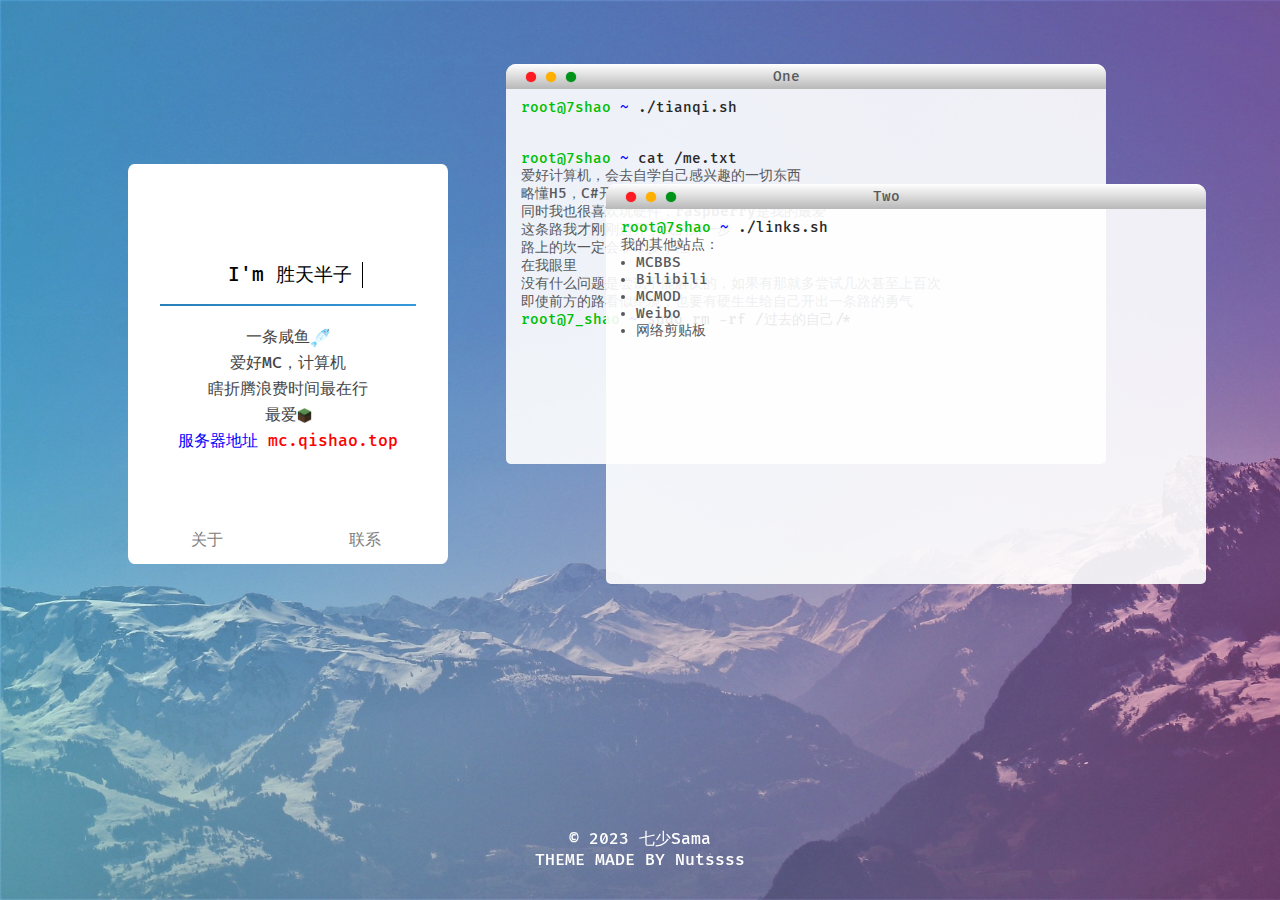
<file: index.html>
<!DOCTYPE html>
<!--本站源码调用Nutssss  https://blog.nutssss.cn/-->
<html lang="en">

<head>
    <meta charset="UTF-8">
    <meta name="viewport"
        content="width=device-width,initial-scale=1.0,maximum-scale=1.0,minimum-scale=1.0,user-scalable=no">

    <title>鲜衣怒马少年郎，谁人不识理塘王</title>
	<meta name="description" content="我是一名大学生生，喜欢计算机的咸鱼一条，经常抽出空余时间学习各种语言编程以及知识，虽然懂得不多，但是这是我最喜欢的爱好吧。同时也喜欢各种游戏，MC我的爱好！沉浸在这个完美的方块世界，起码能暂时忘掉这充满回忆该死的现实.">
    <meta name="keywords" content="胜天半子,七少,七少SAMA,qishao,MC,mc">
    <link rel="stylesheet" type="text/css" href="./css/FiraCode.css">
    <link rel="stylesheet" type="text/css" href="./css/nutssss.css">
    <link rel="icon" href="./logo.ico">
</head>

<body>
    <div id="box">
        <!-- 个人资料卡片 -->
        <div class="meBox">
            <!-- 头像 -->
            <div class="headPhoto"></div>
            <!-- 介绍 -->
            <div class="meBox-title">
                <p>I'm 胜天半子</p>
                <div class="fg"></div>
            </div>
            <div class="meBox-text">
                <p>一条咸鱼<img src="./img/fish.png" alt="咸鱼" style="width: 20px; vertical-align: middle;"></p>
                <p>爱好MC，计算机</p>
                <p>瞎折腾浪费时间最在行</p>
                <p>最爱<img src="./img/005.png" alt="MC" style="width: 15px; vertical-align: middle;"></p>
                <p><span style="color: blue;">服务器地址</span>
                    <span style="color: red;"> mc.qishao.top</span>
                    </p>
            </div>
            <!-- 两个按钮 -->
            <div class="meBox-Button">
                <a href="./index.html">关于</a>
                <a href="http://wpa.qq.com/msgrd?v=3&uin=1226666897&site=qq&menu=yes">联系</a>
            </div>
        </div>

        <!-- 伪终端介绍 -->
        <div id="cmdBox">
            <!-- 第一个终端 -->
            <div class="cmd">
                <!-- 三个按钮 -->
                <div class="click">
                    <div class="red"></div>
                    <div class="yellow"></div>
                    <div class="green"></div>
                </div>
                <!-- 顶部标题 -->
                <div class="title">
                    <span>One</span>
                </div>
                <!-- 终端内文字 -->
                <div class="cmdText">
                    <span style="color: rgb(0, 190, 0);">root@7shao  </span>
                    <span style="color: blue;">~</span>
                    <span style="color: rgb(39, 39, 39);">./tianqi.sh</span>
                    <br />
			<iframe width="300" height="30" frameborder="0" scrolling="no" hspace="0" src="https://i.tianqi.com/?c=code&a=getcode&id=34&icon=1"></iframe>
                    <br />
                    <span style="color: rgb(0, 190, 0);">root@7shao</span>
                    <span style="color: blue;">~</span>
                    <span style="color: rgb(39, 39, 39);">cat /me.txt</span>
                    <p>爱好计算机，会去自学自己感兴趣的一切东西</p>
                    <p>略懂H5，C#开发；爱好折腾去解决一切问题</p>
                    <p>同时我也很喜欢玩硬件，raspberry是我的最爱</p>
                    <p>这条路我才刚刚迈开了我的第一步</p>
                    <p>路上的坎一定会非常多，但</p>
                    <p>在我眼里</p>
                    <p>没有什么问题是尝试不能解决的，如果有那就多尝试几次甚至上百次</p>
                    <p>即使前方的路看似绝境，也要有硬生生给自己开出一条路的勇气</p>
                    <span style="color: rgb(0, 190, 0);">root@7_shao</span>
                    <span style="color: blue;">~</span>
                    <span style="color: rgb(39, 39, 39);">sudo rm -rf /过去的自己/*</span>
                </div>
            </div>
            <!-- 第二个终端 -->
            <div class="cmd cmd2">
                <!-- 三个按钮 -->
                <div class="click">
                    <div class="red"></div>
                    <div class="yellow"></div>
                    <div class="green"></div>
                </div>
                <!-- 顶部标题 -->
                <div class="title">
                    <span>Two</span>
                </div>
                <!-- 终端内文字 -->
                <div class="cmdText">
                    <span style="color: rgb(0, 190, 0);">root@7shao</span>
                    <span style="color: blue;">~</span>
                    <span style="color: rgb(39, 39, 39);">./links.sh</span>
                    <p>我的其他站点：</p>
                    <ul class="ul">
                        <li><a href="https://www.mcbbs.net/?1962665" target="_blank">MCBBS</a></li>
                        <li><a href="https://space.bilibili.com/365243463" target="_blank">Bilibili</a></li>
                        <li><a href="https://www.mcmod.cn/center/88238/" target="_blank">MCMOD</a></li>
                        <li><a href="https://weibo.com/u/6603367709" target="_blank">Weibo</a></li>
                        <li><a href="https://netcut.cn/dingzhen520">网络剪贴板</a></li>
                    </ul>
                </div>
            </div>
        </div>
    </div>

    <!-- 页脚 -->
    <div id="footer">
        <p>© 2023 <a href="https://www.qishao.asia" target="_blank">七少Sama</a> </p>
        <p>THEME MADE BY <a href="https://blog.nutssss.cn/" target="_blank">Nutssss</a></p>
    </div>
</body>

</html>
</file>
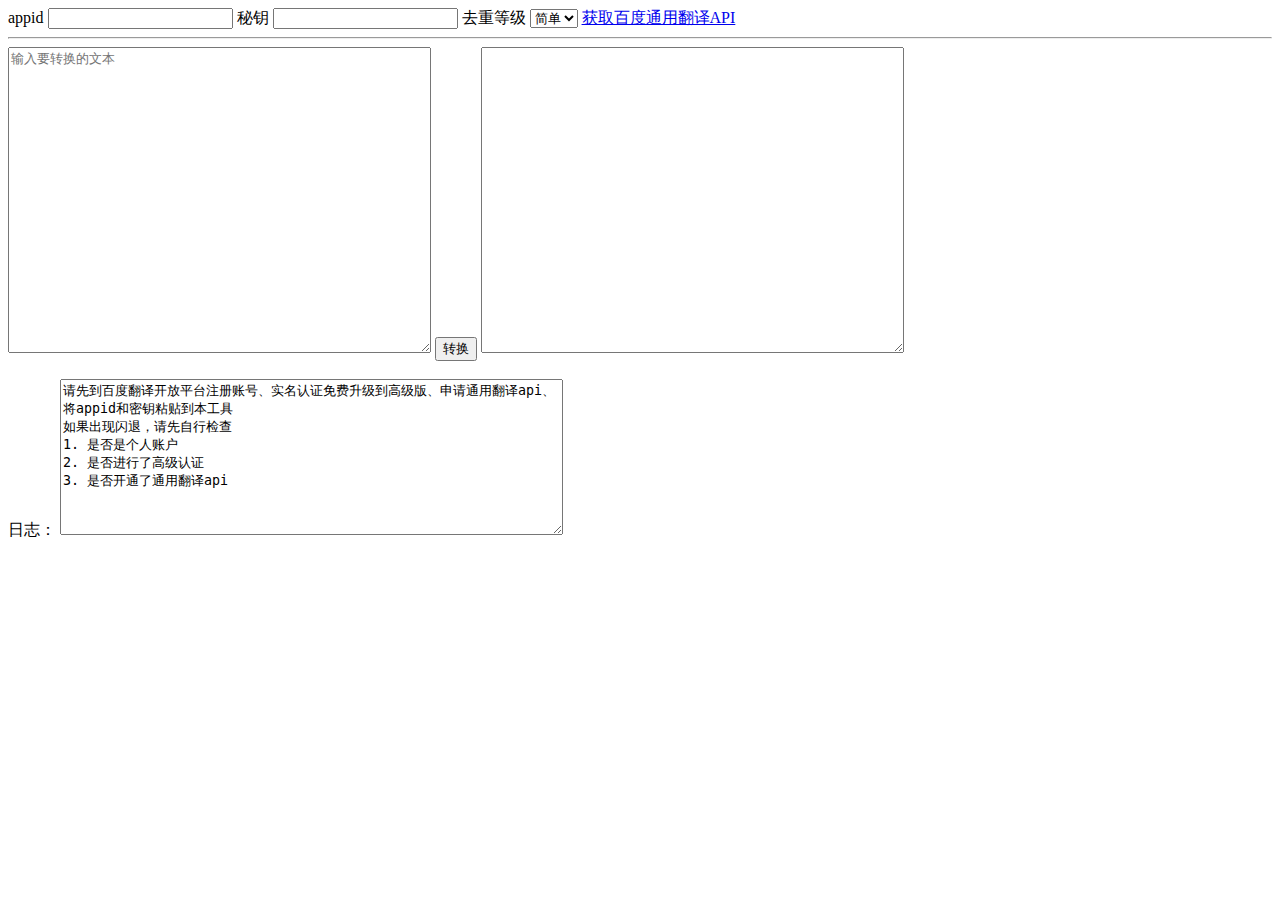
<file: fanyi/index.html>
<!DOCTYPE html>
<html lang="en">
  <head>
    <meta charset="UTF-8" />
    <meta http-equiv="X-UA-Compatible" content="IE=edge" />
    <meta name="viewport" content="width=device-width, initial-scale=1.0" />
    <meta http-equiv="Access-Control-Allow-Origin" content="*" />
    <title>Document</title>
  </head>
  <body>
    <div>
      <label for="appid">appid</label>
      <input type="text" class="appid" id="appid" />

      <label for="key">秘钥</label>
      <input type="text" class="key" id="key" />

      <label for="level">去重等级</label>
      <select name="level" id="" class="level">
        <option value="simple">简单</option>
        <option value="middle">中等</option>
        <option value="high">高级</option>
      </select>

      <a
        target="_blank"
        href="https://api.fanyi.baidu.com/api/trans/product/apichoose"
        >获取百度通用翻译API</a
      >
    </div>
    <hr />
    <div>
      <textarea
        name=""
        class="fromText"
        cols="50"
        rows="20"
        placeholder="输入要转换的文本"
      ></textarea>
      <button class="switchBtn">转换</button>
      <textarea name="" class="toText" cols="50" rows="20"></textarea>
    </div>

    <br />
    日志：
    <textarea name="" class="log" cols="60" rows="10">
请先到百度翻译开放平台注册账号、实名认证免费升级到高级版、申请通用翻译api、将appid和密钥粘贴到本工具
如果出现闪退，请先自行检查
1. 是否是个人账户
2. 是否进行了高级认证
3. 是否开通了通用翻译api

    </textarea>

    <script src="https://cdn.bootcdn.net/ajax/libs/jquery/3.6.0/jquery.js"></script>
    <script src="https://cdn.bootcdn.net/ajax/libs/blueimp-md5/2.18.0/js/md5.js"></script>
    <script>
      var fromTextEle = $(".fromText"),
        toTextELe = $(".toText"),
        switchBtnEle = $(".switchBtn"),
        appid = "20210323000739360", // 设置默认appid
        key = "82GT5f3GpFEjNsNBPF1c"; // 设置默认key

      // 关于appid和key信息，强烈建议同学们自行免费申请，避免卡顿
      // 申请地址: https://api.fanyi.baidu.com/api/trans/product/apichoose

      /*
      初级	中->英->德->中
      中级	中->英->德->日->葡萄牙->中
      高级	中->英->德->日->葡萄牙->意大利->波兰->保加利亚->爱沙尼亚->中
      */
      var transList = {
        simple: ["zh en", "en de", "de zh"],
        middle: ["zh en", "en de", "de jp", "jp pt", "pt zh"],
        high: [
          "zh en",
          "en de",
          "de jp",
          "jp pt",
          "pt it",
          "it pl",
          "pl bul",
          "bul est",
          "est zh",
        ],
      };

      var mode = "simple";

      // 生成API参数
      function genParams(q, from, to) {
        var url = "https://fanyi-api.baidu.com/api/trans/vip/translate";
        var data = {
          q: q,
          from: from,
          to: to,
          appid: appid,
          salt: "",
          sign: "",
        };

        data.salt = Math.floor(Math.random() * 10000000000);
        data.sign = md5(appid + q + data.salt + key);

        return { url, data };
      }

      // 翻译
      function translate(q, from, to) {
        var params = genParams(q, from, to);

        return new Promise((resolve, reject) => {
          $.ajax({
            type: "POST",
            url: params.url,
            data: params.data,
            dataType: "jsonp",
            headers: {
              "Content-Type": "application/x-www-form-urlencoded",
            },
            success: (res) => {
              log("from: " + from, "; ", "to:" + to);
              resolve(res);
            },
            error: () => {
              reject();
            },
          });
        });
      }

      // 翻译队列
      function queen(str) {
        var dst = str;
        (async () => {
          for (let i = 0; i < transList[mode].length; i++) {
            var lang = transList[mode][i].split(" ");
            res = await translate(dst, lang[0], lang[1]);
            dst = res.trans_result[0].dst;
            log("result: ", dst);
          }
          toTextELe.text(dst);
        })();
      }

      // 开始翻译
      function starSwitch() {
        appid = $(".appid").val();
        key = $(".key").val();
        if (fromTextEle.val() === "" || appid === "" || key === "") {
          log("请将appid key和要翻译的文本补充完整");
          return false;
        }

        mode = $(".level option:selected").val();

        setCacheData();

        queen(fromTextEle.val());
      }

      // 日志
      function log(...params) {
        var insertStr = params.join("");
        logEle = $(".log");
        logEle.text(insertStr + "\n" + logEle.text());
      }

      // 缓存appid和key
      function setCacheData() {
        localStorage.setItem("appid", $(".appid").val());
        localStorage.setItem("key", $(".key").val());
      }

      // 读取缓存中的appid和key
      function getCacheData() {
        var appid = localStorage.getItem("appid");
        var key = localStorage.getItem("key");
        if (appid + key + $(".appid").val() + $(".key").val() !== "") {
          $(".appid").val(appid);
          $(".key").val(key);
        }
      }

      function init() {
        getCacheData();
        $(".switchBtn").click(starSwitch);
      }

      init();
    </script>
  </body>
</html>
</file>
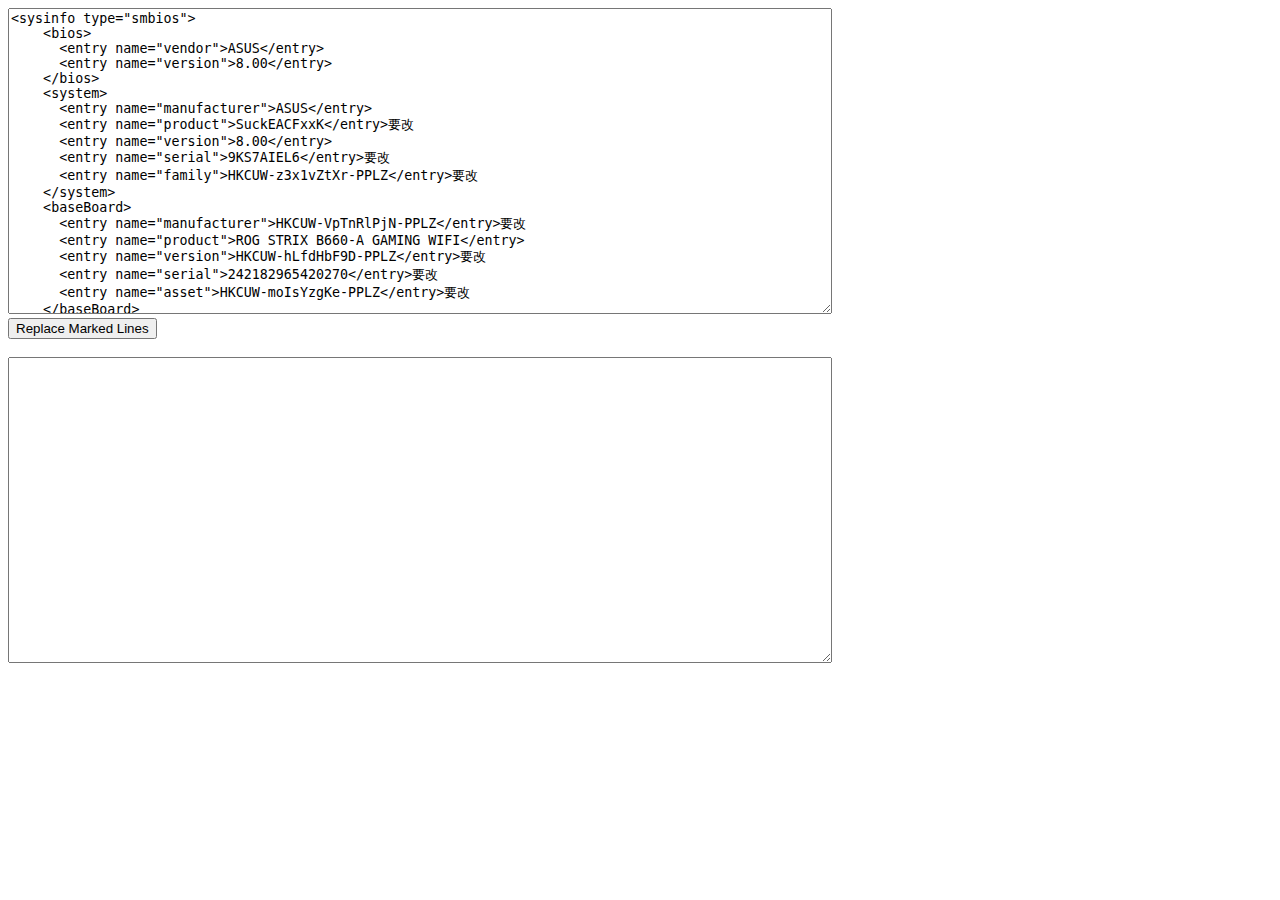
<file: kvm/index.html>
<!DOCTYPE html>
<html>
<head>
    <title>XML String Replacement</title>
</head>
<body>
    <textarea id="inputXml" rows="20" cols="100">
<sysinfo type="smbios">
    <bios>
      <entry name="vendor">ASUS</entry>
      <entry name="version">8.00</entry>
    </bios>
    <system>
      <entry name="manufacturer">ASUS</entry>
      <entry name="product">SuckEACFxxK</entry>要改
      <entry name="version">8.00</entry>
      <entry name="serial">9KS7AIEL6</entry>要改
      <entry name="family">HKCUW-z3x1vZtXr-PPLZ</entry>要改
    </system>
    <baseBoard>
      <entry name="manufacturer">HKCUW-VpTnRlPjN-PPLZ</entry>要改
      <entry name="product">ROG STRIX B660-A GAMING WIFI</entry>
      <entry name="version">HKCUW-hLfdHbF9D-PPLZ</entry>要改
      <entry name="serial">242182965420270</entry>要改
      <entry name="asset">HKCUW-moIsYzgKe-PPLZ</entry>要改
    </baseBoard>
    <chassis>
      <entry name="manufacturer">HKCUW-aE9SIQ0Xw-PPLZ</entry>要改
      <entry name="version">HKCUW-0Q0XwqUoS-PPLZ</entry>要改
      <entry name="serial">2XIRAC67A</entry>要改
      <entry name="asset">HKCUW-moIsYzgKe-PPLZ</entry>要改
      <entry name="sku">HKCUW-4y2wPlLyU-PPLZ</entry>要改
    </chassis>
    <oemStrings>
      <entry>myappname:some arbitrary data</entry>
      <entry>otherappname:more arbitrary data</entry>
    </oemStrings>
</sysinfo>
    </textarea>
    <br>
    <button onclick="replaceMarkedLines()">Replace Marked Lines</button>
    <br><br>
    <textarea id="outputXml" rows="20" cols="100"></textarea>

    <script>
        function randomString(length, chars) {
            let result = '';
            for (let i = 0; i < length; i++) {
                result += chars.charAt(Math.floor(Math.random() * chars.length));
            }
            return result;
        }

        function randomStringWithFormat(original) {
            function randomPart(part) {
                if (/^[A-Za-z]+$/.test(part)) {
                    return randomString(part.length, 'ABCDEFGHIJKLMNOPQRSTUVWXYZabcdefghijklmnopqrstuvwxyz');
                } else if (/^[0-9]+$/.test(part)) {
                    return randomString(part.length, '0123456789');
                } else {
                    return part;
                }
            }

            const parts = original.split(/(\W+)/); // Split by non-word characters
            const newParts = parts.map(randomPart);
            return newParts.join('');
        }

        function replaceMarkedLines() {
            const inputXml = document.getElementById('inputXml').value;
            const pattern = /(<entry[^>]*>)([^<]+)(<\/entry>)要改/g;
            
            const modifiedXml = inputXml.replace(pattern, function(match, p1, p2, p3) {
                const newString = randomStringWithFormat(p2);
                return p1 + newString + p3;
            });

            document.getElementById('outputXml').value = modifiedXml;
        }
    </script>
</body>
</html>
</file>
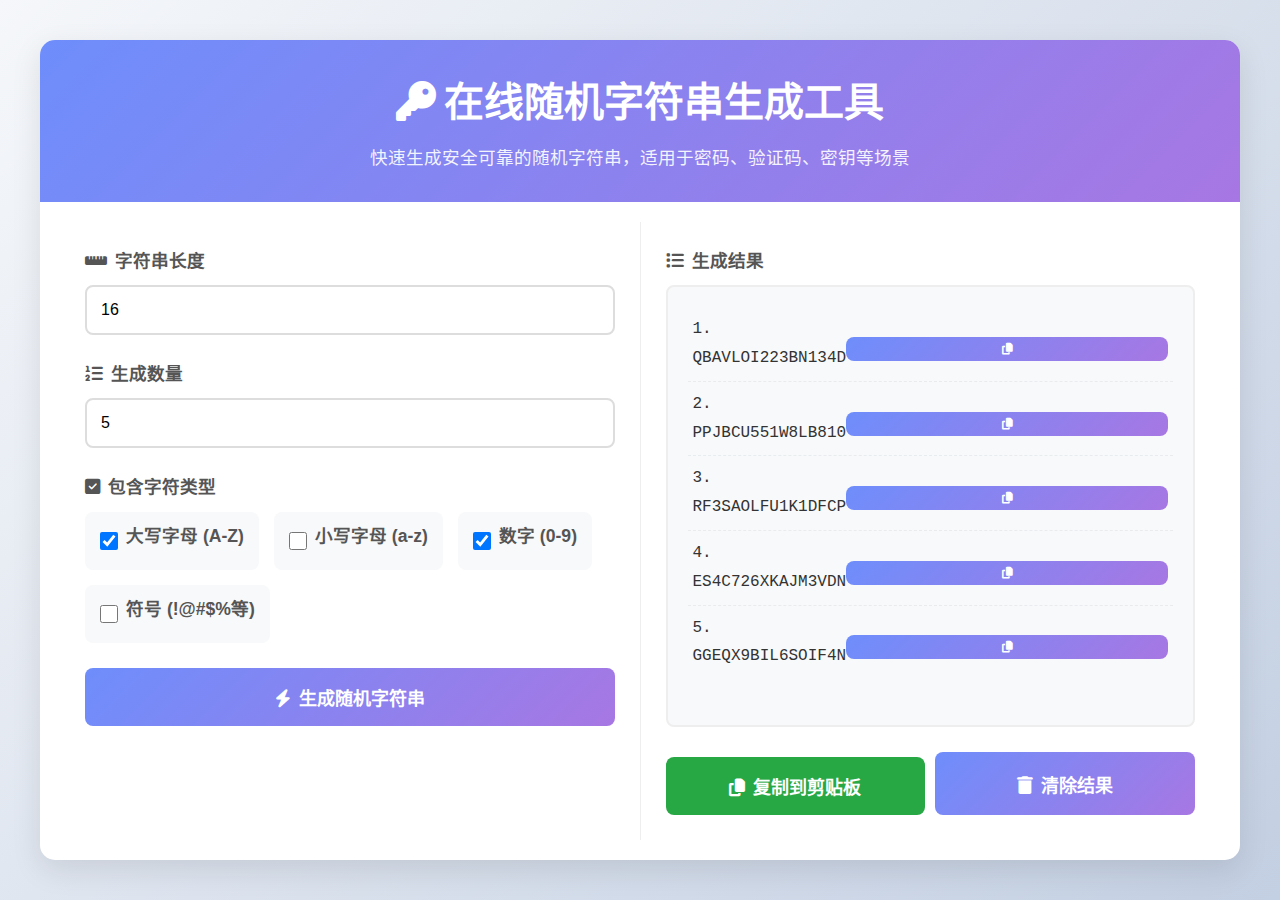
<file: string/index.html>
<!DOCTYPE html>
<html lang="zh-CN">
<head>
    <meta charset="UTF-8">
    <meta name="viewport" content="width=device-width, initial-scale=1.0">
    <title>在线随机字符串生成工具</title>
    <link rel="stylesheet" href="https://cdnjs.cloudflare.com/ajax/libs/font-awesome/6.4.0/css/all.min.css">
    <style>
        * {
            box-sizing: border-box;
            margin: 0;
            padding: 0;
        }

        body {
            font-family: 'Segoe UI', Tahoma, Geneva, Verdana, sans-serif;
            line-height: 1.6;
            color: #333;
            background: linear-gradient(135deg, #f5f7fa 0%, #c3cfe2 100%);
            min-height: 100vh;
            padding: 20px;
            display: flex;
            flex-direction: column;
            align-items: center;
            overflow: hidden; /* 防止整个页面滚动 */
        }

        .container {
            width: 100%;
            max-width: 1200px;
            margin: 20px auto;
            background-color: white;
            border-radius: 15px;
            box-shadow: 0 10px 30px rgba(0, 0, 0, 0.1);
            overflow: hidden;
            display: flex;
            flex-direction: column;
            height: calc(100vh - 80px); /* 限制容器高度 */
        }

        header {
            background: linear-gradient(135deg, #6e8efb 0%, #a777e3 100%);
            color: white;
            padding: 30px;
            text-align: center;
            flex-shrink: 0; /* 防止header被压缩 */
        }

        h1 {
            font-size: 2.5rem;
            margin-bottom: 10px;
        }

        .description {
            font-size: 1.1rem;
            opacity: 0.9;
            max-width: 600px;
            margin: 0 auto;
        }

        .main-content {
            display: flex;
            flex-wrap: wrap;
            padding: 20px;
            flex-grow: 1;
            overflow: hidden; /* 防止内容溢出 */
        }

        .config-panel {
            flex: 1;
            min-width: 320px;
            padding: 25px;
            border-right: 1px solid #eee;
            overflow-y: auto; /* 允许配置面板滚动 */
            max-height: 100%;
        }

        .result-panel {
            flex: 1;
            min-width: 320px;
            padding: 25px;
            display: flex;
            flex-direction: column;
            overflow: hidden; /* 隐藏溢出 */
        }

        .form-group {
            margin-bottom: 25px;
        }

        label {
            display: block;
            margin-bottom: 10px;
            font-weight: 600;
            color: #555;
            font-size: 1.1rem;
        }

        input[type="number"] {
            width: 100%;
            padding: 14px;
            border: 2px solid #ddd;
            border-radius: 8px;
            font-size: 16px;
            transition: border-color 0.3s;
        }

        input[type="number"]:focus {
            border-color: #6e8efb;
            outline: none;
        }

        .checkbox-group {
            display: flex;
            flex-wrap: wrap;
            gap: 15px;
            margin-top: 10px;
        }

        .checkbox-item {
            display: flex;
            align-items: center;
            background: #f8f9fa;
            padding: 10px 15px;
            border-radius: 8px;
            transition: all 0.3s;
        }

        .checkbox-item:hover {
            background: #e9ecef;
            transform: translateY(-2px);
        }

        .checkbox-item input {
            margin-right: 8px;
            width: 18px;
            height: 18px;
        }

        button {
            display: block;
            width: 100%;
            padding: 16px;
            background: linear-gradient(135deg, #6e8efb 0%, #a777e3 100%);
            color: white;
            border: none;
            border-radius: 8px;
            font-size: 18px;
            font-weight: 600;
            cursor: pointer;
            transition: all 0.3s ease;
            margin-top: 10px;
        }

        button:hover {
            opacity: 0.9;
            transform: translateY(-3px);
            box-shadow: 0 5px 15px rgba(0, 0, 0, 0.1);
        }

        .result-box {
            background-color: #f8f9fa;
            border: 2px solid #eee;
            border-radius: 8px;
            padding: 20px;
            flex-grow: 1;
            overflow-y: auto; /* 仅结果区域可滚动 */
            font-family: 'Courier New', monospace;
            line-height: 1.8;
            font-size: 16px;
            min-height: 200px;
            max-height: calc(100vh - 400px); /* 限制最大高度 */
        }

        .result-line {
            padding: 8px 5px;
            border-bottom: 1px dashed #e9ecef;
            display: flex;
            justify-content: space-between;
            align-items: center;
        }

        .result-line:last-child {
            border-bottom: none;
        }

        .copy-btn {
            background: #28a745;
            margin-top: 15px;
        }

        .copy-btn:hover {
            background: #218838;
        }

        .action-buttons {
            display: flex;
            gap: 10px;
            margin-top: 15px;
        }

        .action-buttons button {
            flex: 1;
        }

        .notification {
            position: fixed;
            top: 20px;
            right: 20px;
            padding: 15px 25px;
            background-color: #4CAF50;
            color: white;
            border-radius: 8px;
            box-shadow: 0 5px 15px rgba(0, 0, 0, 0.2);
            opacity: 0;
            transition: opacity 0.3s;
            display: flex;
            align-items: center;
            gap: 10px;
        }

        .notification.show {
            opacity: 1;
        }

        .icon {
            margin-right: 8px;
        }

        @media (max-width: 768px) {
            .main-content {
                flex-direction: column;
            }

            .config-panel {
                border-right: none;
                border-bottom: 1px solid #eee;
                max-height: none;
            }

            h1 {
                font-size: 2rem;
            }

            .container {
                height: auto;
                max-height: none;
            }
        }

        footer {
            text-align: center;
            padding: 20px;
            color: #6c757d;
            font-size: 0.9rem;
            margin-top: auto;
            flex-shrink: 0;
        }

        .strength-meter {
            height: 10px;
            background: #eee;
            border-radius: 5px;
            margin-top: 10px;
            overflow: hidden;
        }

        .strength-fill {
            height: 100%;
            width: 0;
            transition: width 0.3s;
            border-radius: 5px;
        }

        .strength-weak {
            background: #dc3545;
            width: 33%;
        }

        .strength-medium {
            background: #ffc107;
            width: 66%;
        }

        .strength-strong {
            background: #28a745;
            width: 100%;
        }
    </style>
</head>
<body>
<div class="container">
    <header>
        <h1><i class="fas fa-key icon"></i>在线随机字符串生成工具</h1>
        <p class="description">快速生成安全可靠的随机字符串，适用于密码、验证码、密钥等场景</p>
    </header>

    <div class="main-content">
        <div class="config-panel">
            <div class="form-group">
                <label for="length"><i class="fas fa-ruler-horizontal icon"></i>字符串长度</label>
                <input type="number" id="length" min="1" max="1000" value="16">
            </div>

            <div class="form-group">
                <label for="quantity"><i class="fas fa-list-ol icon"></i>生成数量</label>
                <input type="number" id="quantity" min="1" max="50" value="5">
            </div>

            <div class="form-group">
                <label><i class="fas fa-check-square icon"></i>包含字符类型</label>
                <div class="checkbox-group">
                    <div class="checkbox-item">
                        <input type="checkbox" id="uppercase" checked>
                        <label for="uppercase">大写字母 (A-Z)</label>
                    </div>
                    <div class="checkbox-item">
                        <input type="checkbox" id="lowercase">
                        <label for="lowercase">小写字母 (a-z)</label>
                    </div>
                    <div class="checkbox-item">
                        <input type="checkbox" id="numbers" checked>
                        <label for="numbers">数字 (0-9)</label>
                    </div>
                    <div class="checkbox-item">
                        <input type="checkbox" id="symbols">
                        <label for="symbols">符号 (!@#$%等)</label>
                    </div>
                </div>
            </div>

<!--            <div class="form-group">-->
<!--                <label><i class="fas fa-lock icon"></i>密码强度</label>-->
<!--                <div class="strength-meter">-->
<!--                    <div class="strength-fill" id="strength-fill"></div>-->
<!--                </div>-->
<!--            </div>-->

            <button id="generate-btn">
                <i class="fas fa-bolt icon"></i>生成随机字符串
            </button>
        </div>

        <div class="result-panel">
            <label><i class="fas fa-list icon"></i>生成结果</label>
            <div class="result-box" id="result">
                <!-- 结果将在这里显示 -->
            </div>

            <div class="action-buttons">
                <button id="copy-btn" class="copy-btn">
                    <i class="fas fa-copy icon"></i>复制到剪贴板
                </button>
                <button id="clear-btn">
                    <i class="fas fa-trash icon"></i>清除结果
                </button>
            </div>
        </div>
    </div>

<!--    <footer>-->
<!--        <p>© 2023 随机字符串生成工具 | 设计精美，使用便捷</p>-->
<!--    </footer>-->
</div>

<div class="notification" id="notification">
    <i class="fas fa-check-circle"></i>已复制到剪贴板！
</div>

<script>
    document.addEventListener('DOMContentLoaded', function() {
        const generateBtn = document.getElementById('generate-btn');
        const copyBtn = document.getElementById('copy-btn');
        const clearBtn = document.getElementById('clear-btn');
        const resultElement = document.getElementById('result');
        const notification = document.getElementById('notification');
        const strengthFill = document.getElementById('strength-fill');

        // 字符池
        const charPools = {
            uppercase: 'ABCDEFGHIJKLMNOPQRSTUVWXYZ',
            lowercase: 'abcdefghijklmnopqrstuvwxyz',
            numbers: '0123456789',
            symbols: '!@#$%^&*()_+-=[]{}|;:,.<>?'
        };

        // 更新密码强度显示
        function updateStrengthMeter() {
            const length = parseInt(document.getElementById('length').value) || 12;
            const uppercase = document.getElementById('uppercase').checked;
            const lowercase = document.getElementById('lowercase').checked;
            const numbers = document.getElementById('numbers').checked;
            const symbols = document.getElementById('symbols').checked;

            let strength = 0;

            // 长度评分
            if (length >= 16) strength += 2;
            else if (length >= 12) strength += 1;

            // 字符类型评分
            const typeCount = [uppercase, lowercase, numbers, symbols].filter(Boolean).length;
            strength += typeCount;

            // 更新UI
            strengthFill.className = 'strength-fill';
            if (strength >= 5) {
                strengthFill.classList.add('strength-strong');
            } else if (strength >= 3) {
                strengthFill.classList.add('strength-medium');
            } else {
                strengthFill.classList.add('strength-weak');
            }
        }

        // 生成随机字符串
        function generateRandomString() {
            const length = parseInt(document.getElementById('length').value) || 12;
            const quantity = parseInt(document.getElementById('quantity').value) || 5;

            // 构建字符池
            let pool = '';
            if (document.getElementById('uppercase').checked) pool += charPools.uppercase;
            if (document.getElementById('lowercase').checked) pool += charPools.lowercase;
            if (document.getElementById('numbers').checked) pool += charPools.numbers;
            if (document.getElementById('symbols').checked) pool += charPools.symbols;

            // 至少选择一种字符类型
            if (!pool) {
                alert('请至少选择一种字符类型！');
                return [];
            }

            // 生成指定数量的随机字符串
            let results = [];
            for (let i = 0; i < quantity; i++) {
                let result = '';
                for (let j = 0; j < length; j++) {
                    const randomIndex = Math.floor(Math.random() * pool.length);
                    result += pool[randomIndex];
                }
                results.push(result);
            }

            return results;
        }

        // 显示结果
        function displayResults(results) {
            resultElement.innerHTML = '';

            if (results.length === 0) {
                resultElement.innerHTML = '<div class="result-line">暂无结果，请点击生成按钮</div>';
                return;
            }

            results.forEach((str, index) => {
                const line = document.createElement('div');
                line.className = 'result-line';
                line.innerHTML = `
                        <span>${index + 1}. ${str}</span>
                        <button class="copy-line-btn" data-text="${str}" style="padding: 5px 10px; font-size: 12px;">
                            <i class="fas fa-copy"></i>
                        </button>
                    `;
                resultElement.appendChild(line);
            });

            // 为每行的复制按钮添加事件
            document.querySelectorAll('.copy-line-btn').forEach(btn => {
                btn.addEventListener('click', function() {
                    const text = this.getAttribute('data-text');
                    navigator.clipboard.writeText(text).then(() => {
                        showNotification('已复制一行到剪贴板！');
                    });
                });
            });
        }

        // 显示通知
        function showNotification(message) {
            notification.innerHTML = `<i class="fas fa-check-circle"></i>${message}`;
            notification.classList.add('show');
            setTimeout(() => {
                notification.classList.remove('show');
            }, 2000);
        }

        // 生成按钮点击事件
        generateBtn.addEventListener('click', function() {
            const randomStrings = generateRandomString();
            displayResults(randomStrings);
            updateStrengthMeter();
        });

        // 复制按钮点击事件
        copyBtn.addEventListener('click', function() {
            if (!resultElement.textContent || resultElement.textContent.includes('暂无结果')) {
                alert('没有内容可复制！');
                return;
            }

            const allText = Array.from(resultElement.querySelectorAll('.result-line span'))
                .map(span => span.textContent.replace(/^\d+\.\s/, ''))
                .join('\n');

            navigator.clipboard.writeText(allText)
                .then(() => {
                    showNotification('已复制所有内容到剪贴板！');
                })
                .catch(err => {
                    console.error('复制失败:', err);
                    alert('复制失败，请手动复制内容。');
                });
        });

        // 清除按钮点击事件
        clearBtn.addEventListener('click', function() {
            resultElement.innerHTML = '<div class="result-line">暂无结果，请点击生成按钮</div>';
        });

        // 输入变化时更新密码强度
        document.getElementById('length').addEventListener('input', updateStrengthMeter);
        document.getElementById('uppercase').addEventListener('change', updateStrengthMeter);
        document.getElementById('lowercase').addEventListener('change', updateStrengthMeter);
        document.getElementById('numbers').addEventListener('change', updateStrengthMeter);
        document.getElementById('symbols').addEventListener('change', updateStrengthMeter);

        // 页面加载时自动生成一次
        generateBtn.click();
    });
</script>
</body>
</html><!DOCTYPE html>
</file>
<file: css/FiraCode.css>
* {
    font-family: FiraCode;
}

@font-face {
    font-family: 'FiraCode';
    src: url([data-uri]) format('woff2'),
        url([data-uri]) format('woff');
    font-weight: 500;
    font-style: normal;
}
</file>
<file: css/nutssss.css>
* {
    margin: 0;
    padding: 0;
}

body {
    background-image: linear-gradient(to left, rgba(255, 0, 149, 0.2), rgba(0, 247, 255, 0.2)), url(../img/bg.jpg);
    background-repeat: no-repeat;
    background-attachment: fixed;
    background-size: cover;
}

#box {
    /* background-color: red; */
    width: 100%;
    height: 100px;
    margin: 0 auto;
    padding-top: 5%;
}

.meBox {
    float: left;
    width: 20rem;
    height: 25rem;
    background-color: white;
    margin-top: 100px;
    margin-left: 10%;
    border-radius: 2%;
    transition: all 0.3s;
    text-align: center;
}

.meBox:hover {
    width: 21rem;
    height: 26rem;
    margin: 95px 0 0 9.5%;
}

.headPhoto {
    width: 8rem;
    height: 8rem;
    background: url(https://q1.qlogo.cn/g?b=qq&nk=1226666897&s=640) no-repeat;
    background-size: cover;
    border-radius: 50%;
    position: relative;
    top: -15%;
    left: 50%;
    margin-left: -4rem;
    transition: all 0.3s;
}

.meBox:hover .headPhoto {
    width: 9rem;
    height: 9rem;
    margin: -0.5rem 0 0 -4.5rem;
    transform: rotate(360deg);
}

.headPhoto:hover {
    box-shadow: 0 0 10px rgba(0, 0, 0, 0.3);
}

.meBox-title {
    width: auto;
    margin: 0 auto;
}

@keyframes typing {
    from {
        width: 0;
    }
}

@keyframes blink-caret {
    50% {
        border-color: transparent;
    }
}

.meBox-title p {
    font-size: 1.2rem;
    border-right: .1em solid;
    width: 12ch;
    white-space: nowrap;
    overflow: hidden;
    animation: typing 2s steps(20, end), blink-caret .3s step-end infinite alternate;
    margin: -30px 0 0 90px;
    transition: all 0.3s;
}

.meBox:hover .meBox-title p {
    font-size: 1.3rem;
}

.meBox-title .fg {
    width: 80%;
    height: 2px;
    background-image: linear-gradient(to left, #3498db, #2980b9);
    margin: 5% 0 0 10%;
}

.meBox-text {
    width: 80%;
    height: 45%;
    overflow: hidden;
    text-align: center;
    color: rgb(70, 70, 70);
    animation-name: meBox-text;
    animation-duration: 2s;
    animation-fill-mode: forwards;
    margin: 5% 0 0 10%;
    transition: all 0.3s;
}

.meBox-text p {
    margin-top: 5px;
}

.meBox:hover .meBox-text {
    font-size: 1.05rem;
}

@keyframes meBox-text {
    0% {
        transform: translateY(50px);
        color: white;
    }

    100% {
        transform: translateY(0);
        color: rgb(70, 70, 70);
    }
}

.meBox-Button {
    width: 100%;
}

.meBox-Button a {
    display: inline-block;
    float: left;
    width: 158px;
    height: 50px;
    margin-top: 13px;
    line-height: 50px;
    text-decoration: none;
    color: gray;
    transition: all 0.3s;
}

.meBox-Button a:hover {
    color: rgb(0, 132, 255);
    font-size: 1.2rem;
}

.meBox:hover .meBox-Button a {
    width: 165px;
    margin-top: 10px;
}

#cmdBox {
    width: 710px;
    height: 550px;
    float: right;
    margin-right: 5%;
    /* background-color: green; */
}

.cmd {
    width: 600px;
    height: 400px;
    border-radius: 10px 10px 5px 5px;
    overflow: hidden;
    background-color: rgba(255, 255, 255, 0.9);
    transition: all 0.3s;
    font-size: 14px;
    color: rgb(88, 89, 92);
    position: relative;
    top: 0;
    left: 0;
}

.cmd:hover {
    width: 610px;
    height: 410px;
    box-shadow: 0 0 10px rgba(0, 0, 0, 0.4);
    margin: -5px 0 0 -5px;
    z-index: 1;
}

.cmd .title {
    width: 100%;
    height: 25px;
    background-image: linear-gradient(to top, rgb(184, 184, 184), white);
    font-size: 14px;
    line-height: 25px;
}

.cmd .title span {
    display: inline-block;
    width: 70%;
    text-align: center;
    /* background-color: red; */
}

.cmd .click {
    margin-left: 10px;
    float: left;
}

.cmd .click div {
    width: 10px;
    height: 10px;
    border-radius: 50%;
    margin: 8px 0 0 10px;
    float: left;
}

.cmd .click .red {
    background-color: #ff1b22;
    box-shadow: 0 0 1px #ff1b22;
}

.cmd .click .red:hover {
    background-color: #ff6268;
    box-shadow: 0 0 3px #ff1b22;
}

.cmd .click .yellow {
    background-color: #ffaf00;
    box-shadow: 0 0 1px #ffaf00;
}

.cmd .click .yellow:hover {
    background-color: #ffd373;
    box-shadow: 0 0 3px #ffaf00;
}

.cmd .click .green {
    background-color: #00931a;
    box-shadow: 0 0 1px #00931a;
}

.cmd .click .green:hover {
    background-color: rgb(0, 196, 36);
    box-shadow: 0 0 3px #00931a;
}

.cmdText {
    padding-top: 10px;
    padding-left: 15px;
}

.cmd2 {
    position: relative;
    top: -280px;
    left: 100px;
}

.cmd2 .cmdText .ul {
    margin-left: 15px;
}

.cmd2 .cmdText .ul a {
    text-decoration: none;
    color: rgb(88, 89, 92);
}

.cmd2 .cmdText .ul a:hover {
    color: rgb(0, 132, 255);
}

#footer {
    width: 100%;
    color: white;
    float: left;
    text-align: center;
    position: fixed;
    bottom: 0;
    margin-bottom: 30px;
    /* background-color: blue; */
}

#footer a {
    text-decoration: none;
    color: white;
}

#footer a:hover {
    color: rgb(0, 81, 255);
}

/* 自适应 */
@media screen and (max-width: 1250px)
{
    .meBox {
        margin-left: 3%;
    }

    .meBox:hover {
        width: 21rem;
        height: 26rem;
        margin: 95px 0 0 2.5%;
    }

    #cmdBox {
        margin-right: 3%;
    }
}

@media screen and (max-width: 1110px)
{
    .meBox {
        float: none;
        margin: 100px auto 100px;
    }

    .meBox:hover {
        width: 21rem;
        height: 26rem;
        margin: 95px auto 95px;
    }

    #cmdBox {
        float: none;
        margin: 0 auto 100px;
    }
}

@media screen and (max-width: 768px)
{
    .meBox {
        width: 300px;
    }

    .meBox:hover {
        width: 300px;
        height: 25rem;
        margin: 100px auto 100px;
    }

    .meBox-Button a:hover {
        color: rgb(0, 132, 255);
    }
    
    .meBox:hover .meBox-Button a {
        width: 150px;
        margin-top: 0;
    }

    .meBox:hover .meBox-title p {
        font-size: 1.2rem;
    }

    .meBox:hover .headPhoto {
        width: 8rem;
        height: 8rem;
        margin: -0.5rem 0 0 -4rem;
        transform: rotate(360deg);
    }

    .meBox:hover .meBox-text {
        font-size: 1rem;
    }

    .meBox-Button a {
        width: 150px;
    }

    #cmdBox {
        width: 100%;
        height: 850px;
    }

    .cmd {
        width: 90%;
        margin: 0 auto;
    }

    .cmd2 {
        position: relative;
        top: 20px;
        left: 0;
    }

    .cmd:hover {
        width: 90%;
        box-shadow: 0 0 10px rgba(0, 0, 0, 0.4);
        margin: 0 auto;
        z-index: 1;
    }
}
</file>
